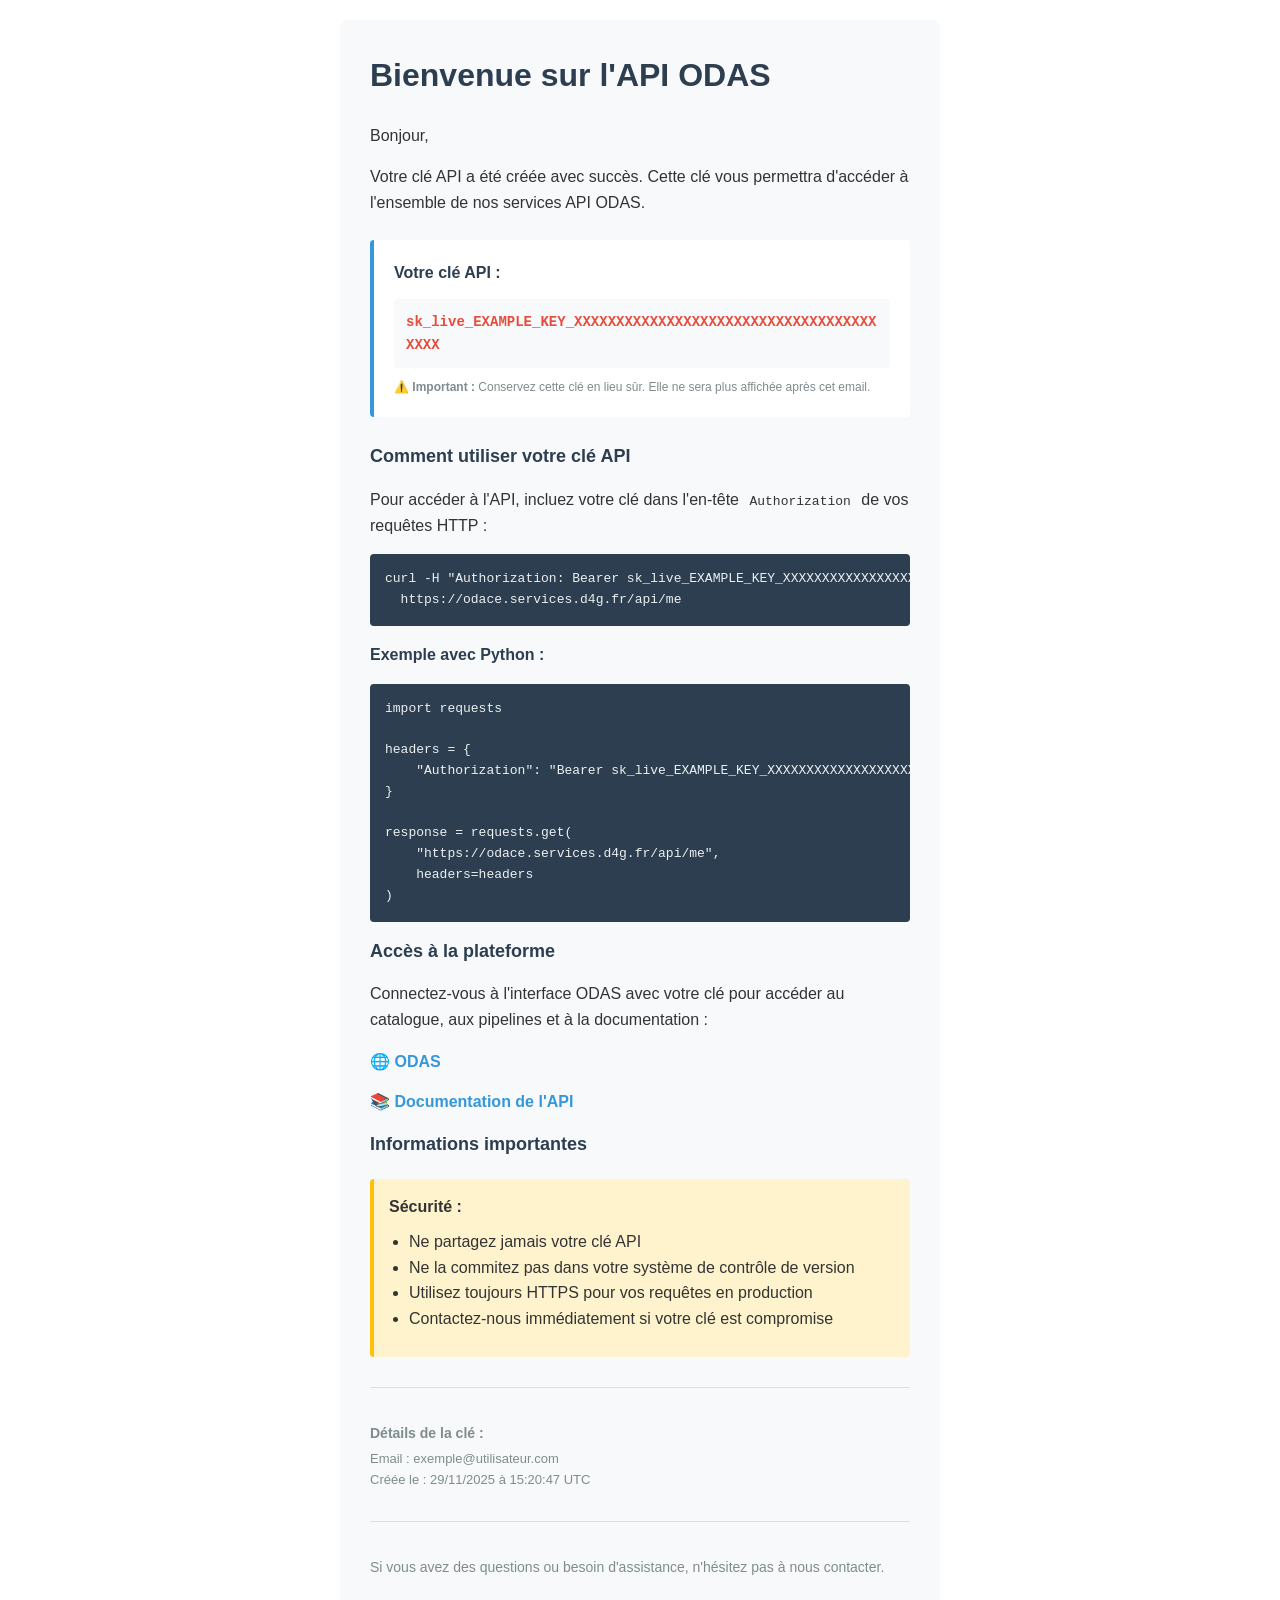
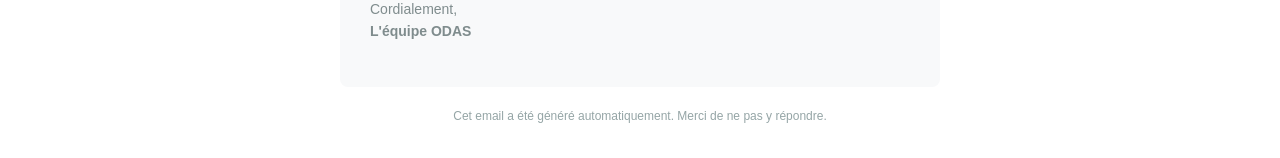
<file: scripts/email_templates/SAMPLE_email_exemple.html>
<!DOCTYPE html>
<html lang="fr">
<head>
    <meta charset="UTF-8">
    <meta name="viewport" content="width=device-width, initial-scale=1.0">
    <title>Votre clé API ODAS</title>
</head>
<body style="font-family: Arial, sans-serif; line-height: 1.6; color: #333; max-width: 600px; margin: 0 auto; padding: 20px;">
    
    <div style="background-color: #f8f9fa; border-radius: 8px; padding: 30px; margin-bottom: 20px;">
        <h1 style="color: #2c3e50; margin-top: 0;">Bienvenue sur l'API ODAS</h1>
        
        <p>Bonjour,</p>
        
        <p>Votre clé API a été créée avec succès. Cette clé vous permettra d'accéder à l'ensemble de nos services API ODAS.</p>
        
        <div style="background-color: #fff; border-left: 4px solid #3498db; padding: 20px; margin: 25px 0; border-radius: 4px;">
            <h2 style="color: #2c3e50; margin-top: 0; font-size: 16px;">Votre clé API :</h2>
            <code style="background-color: #f8f9fa; padding: 12px; display: block; border-radius: 4px; font-size: 14px; word-wrap: break-word; font-family: 'Courier New', monospace; color: #e74c3c; font-weight: bold;">sk_live_EXAMPLE_KEY_XXXXXXXXXXXXXXXXXXXXXXXXXXXXXXXXXXXXXXXX</code>
            <p style="margin-bottom: 0; font-size: 12px; color: #7f8c8d; margin-top: 10px;">
                <strong>⚠️ Important :</strong> Conservez cette clé en lieu sûr. Elle ne sera plus affichée après cet email.
            </p>
        </div>
        
        <h2 style="color: #2c3e50; font-size: 18px;">Comment utiliser votre clé API</h2>
        
        <p>Pour accéder à l'API, incluez votre clé dans l'en-tête <code style="background-color: #f8f9fa; padding: 2px 6px; border-radius: 3px;">Authorization</code> de vos requêtes HTTP :</p>
        
        <div style="background-color: #2c3e50; color: #ecf0f1; padding: 15px; border-radius: 4px; margin: 15px 0; overflow-x: auto;">
            <pre style="margin: 0; font-family: 'Courier New', monospace; font-size: 13px;">curl -H "Authorization: Bearer sk_live_EXAMPLE_KEY_XXXXXXXXXXXXXXXXXXXXXXXXXXXXXXXXXXXXXXXX" \
  https://odace.services.d4g.fr/api/me</pre>
        </div>
        
        <h3 style="color: #2c3e50; font-size: 16px;">Exemple avec Python :</h3>
        
        <div style="background-color: #2c3e50; color: #ecf0f1; padding: 15px; border-radius: 4px; margin: 15px 0; overflow-x: auto;">
            <pre style="margin: 0; font-family: 'Courier New', monospace; font-size: 13px;">import requests

headers = {
    "Authorization": "Bearer sk_live_EXAMPLE_KEY_XXXXXXXXXXXXXXXXXXXXXXXXXXXXXXXXXXXXXXXX"
}

response = requests.get(
    "https://odace.services.d4g.fr/api/me",
    headers=headers
)</pre>
        </div>
        
        <h2 style="color: #2c3e50; font-size: 18px;">Accès à la plateforme</h2>
        
        <p>Connectez-vous à l'interface ODAS avec votre clé pour accéder au catalogue, aux pipelines et à la documentation :</p>
        
        <p style="margin: 15px 0;">
            🌐 <a href="https://odace.services.d4g.fr/" style="color: #3498db; text-decoration: none; font-weight: bold;">ODAS</a>
        </p>
        <p style="margin: 15px 0;">
            📚 <a href="https://odace.services.d4g.fr/docs" style="color: #3498db; text-decoration: none; font-weight: bold;">Documentation de l'API</a>
        </p>
        
        <h2 style="color: #2c3e50; font-size: 18px;">Informations importantes</h2>
        
        <div style="background-color: #fff3cd; border-left: 4px solid #ffc107; padding: 15px; margin: 20px 0; border-radius: 4px;">
            <p style="margin: 0;"><strong>Sécurité :</strong></p>
            <ul style="margin: 10px 0; padding-left: 20px;">
                <li>Ne partagez jamais votre clé API</li>
                <li>Ne la commitez pas dans votre système de contrôle de version</li>
                <li>Utilisez toujours HTTPS pour vos requêtes en production</li>
                <li>Contactez-nous immédiatement si votre clé est compromise</li>
            </ul>
        </div>
        
        <div style="margin-top: 30px; padding-top: 20px; border-top: 1px solid #e0e0e0;">
            <p style="color: #7f8c8d; font-size: 14px; margin-bottom: 5px;">
                <strong>Détails de la clé :</strong>
            </p>
            <p style="color: #7f8c8d; font-size: 13px; margin: 5px 0;">
                Email : exemple@utilisateur.com<br>
                Créée le : 29/11/2025 à 15:20:47 UTC
            </p>
        </div>
        
        <div style="margin-top: 30px; padding-top: 20px; border-top: 1px solid #e0e0e0;">
            <p style="color: #7f8c8d; font-size: 14px;">
                Si vous avez des questions ou besoin d'assistance, n'hésitez pas à nous contacter.
            </p>
            <p style="color: #7f8c8d; font-size: 14px; margin-top: 20px;">
                Cordialement,<br>
                <strong>L'équipe ODAS</strong>
            </p>
        </div>
    </div>
    
    <div style="text-align: center; color: #95a5a6; font-size: 12px; margin-top: 20px;">
        <p>Cet email a été généré automatiquement. Merci de ne pas y répondre.</p>
    </div>
    
</body>
</html>
</file>
